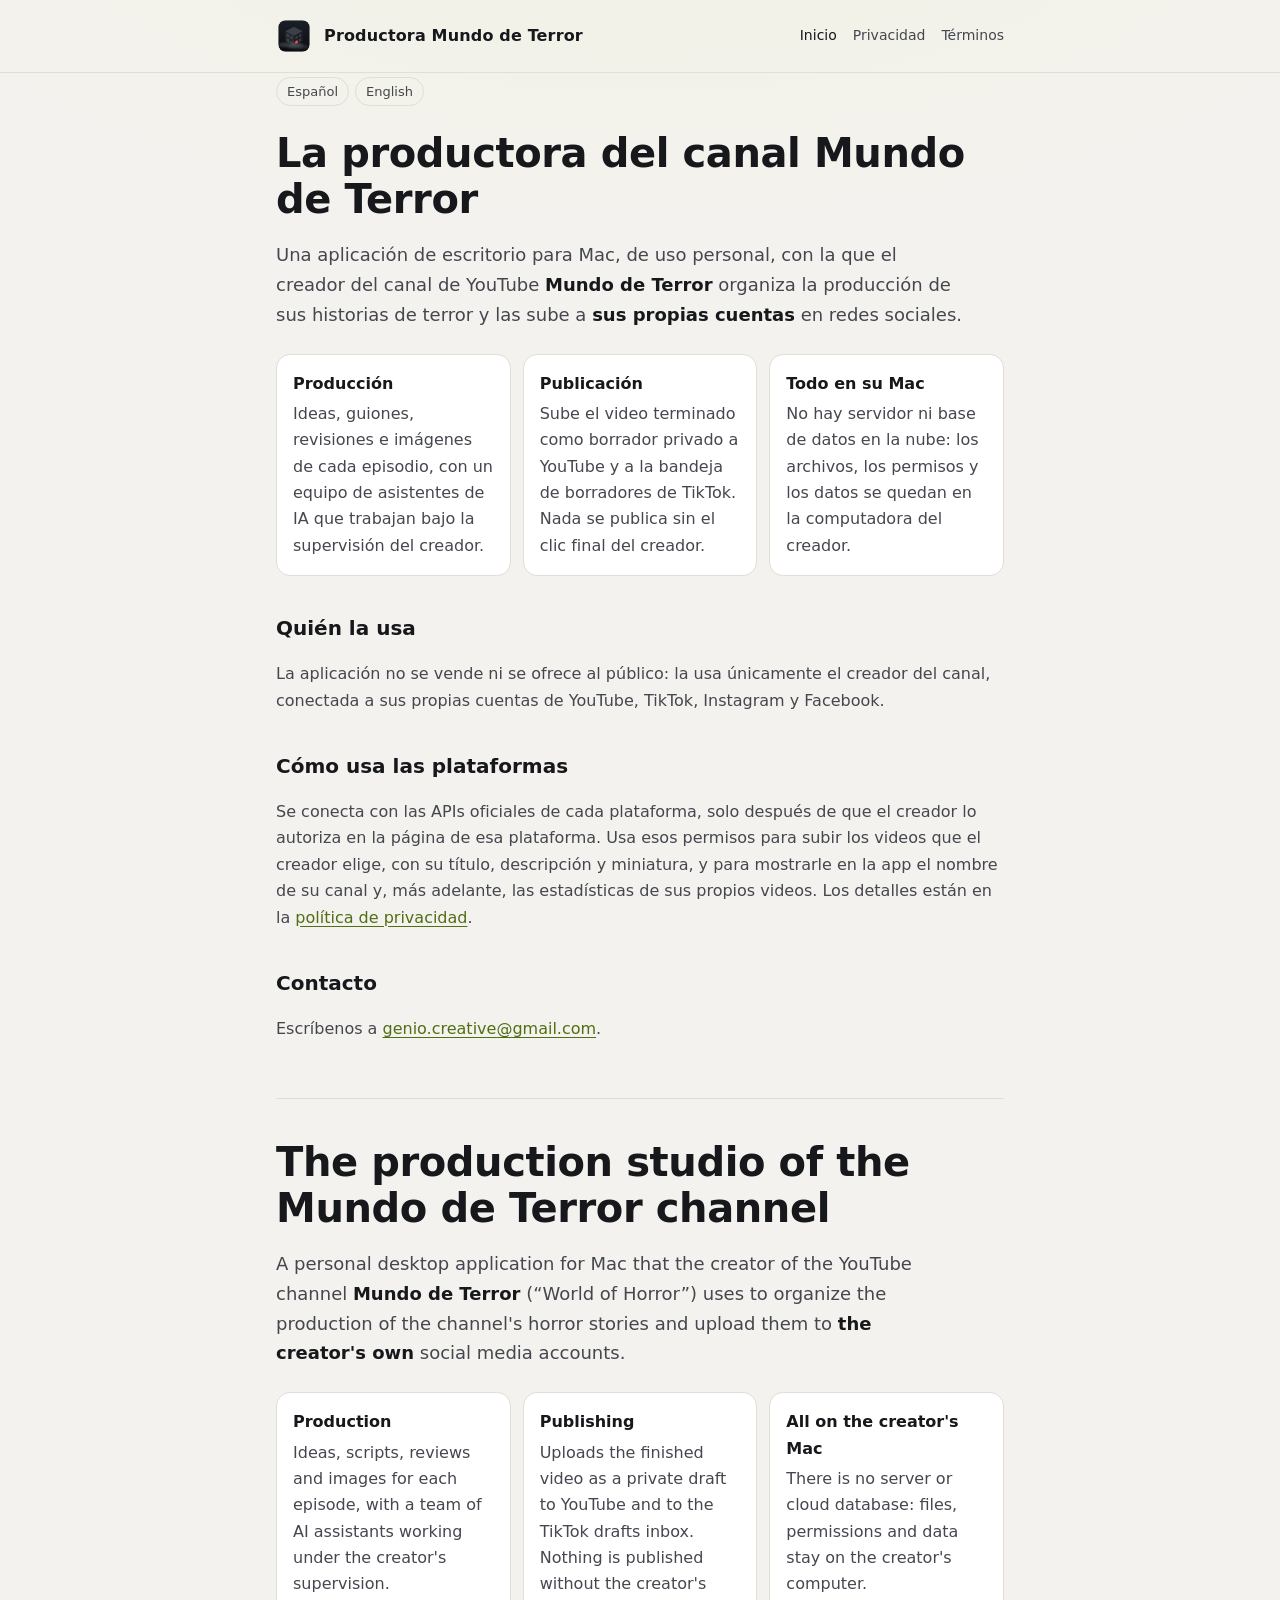
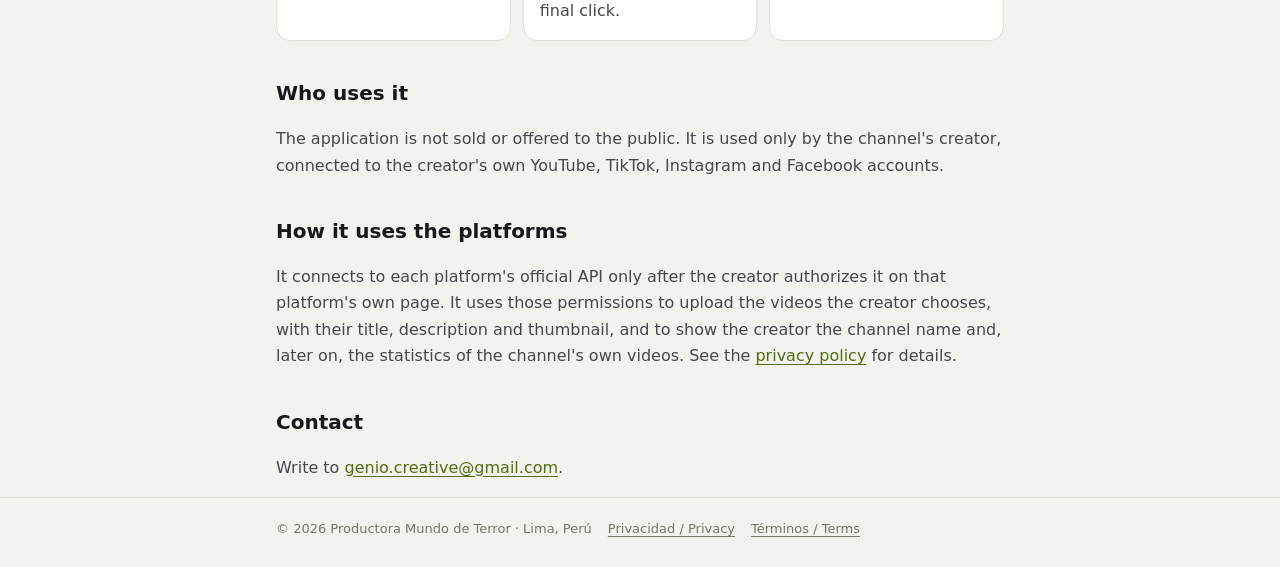
<file: index.html>
<!doctype html>
<html lang="es">
<head>
  <meta charset="utf-8">
  <meta name="viewport" content="width=device-width, initial-scale=1">
  <title>Productora Mundo de Terror</title>
  <meta name="description" content="Herramienta personal de escritorio con la que el creador del canal Mundo de Terror organiza la producción de sus videos y los sube como borrador a sus propias cuentas.">
  <link rel="icon" href="icono.svg" type="image/svg+xml">
  <link rel="stylesheet" href="estilos.css">
</head>
<body>
  <header>
    <div class="envoltura">
      <img src="icono.svg" alt="">
      <a class="marca" href="./">Productora Mundo de Terror</a>
      <nav>
        <a href="./" aria-current="page">Inicio</a>
        <a href="privacidad.html">Privacidad</a>
        <a href="terminos.html">Términos</a>
      </nav>
    </div>
  </header>

  <main class="envoltura">
    <div class="idiomas"><a href="#es">Español</a><a href="#en">English</a></div>

    <section id="es" lang="es">
      <h1>La productora del canal Mundo de Terror</h1>
      <p class="bajada">Una aplicación de escritorio para Mac, de uso personal, con la que el creador del canal de YouTube <strong>Mundo de Terror</strong> organiza la producción de sus historias de terror y las sube a <strong>sus propias cuentas</strong> en redes sociales.</p>

      <ul class="tarjetas">
        <li><strong>Producción</strong>Ideas, guiones, revisiones e imágenes de cada episodio, con un equipo de asistentes de IA que trabajan bajo la supervisión del creador.</li>
        <li><strong>Publicación</strong>Sube el video terminado como borrador privado a YouTube y a la bandeja de borradores de TikTok. Nada se publica sin el clic final del creador.</li>
        <li><strong>Todo en su Mac</strong>No hay servidor ni base de datos en la nube: los archivos, los permisos y los datos se quedan en la computadora del creador.</li>
      </ul>

      <h2>Quién la usa</h2>
      <p>La aplicación no se vende ni se ofrece al público: la usa únicamente el creador del canal, conectada a sus propias cuentas de YouTube, TikTok, Instagram y Facebook.</p>

      <h2>Cómo usa las plataformas</h2>
      <p>Se conecta con las APIs oficiales de cada plataforma, solo después de que el creador lo autoriza en la página de esa plataforma. Usa esos permisos para subir los videos que el creador elige, con su título, descripción y miniatura, y para mostrarle en la app el nombre de su canal y, más adelante, las estadísticas de sus propios videos. Los detalles están en la <a href="privacidad.html">política de privacidad</a>.</p>

      <h2>Contacto</h2>
      <p>Escríbenos a <a href="mailto:genio.creative@gmail.com">genio.creative@gmail.com</a>.</p>
    </section>

    <hr class="separador">

    <section id="en" lang="en">
      <h1>The production studio of the Mundo de Terror channel</h1>
      <p class="bajada">A personal desktop application for Mac that the creator of the YouTube channel <strong>Mundo de Terror</strong> (“World of Horror”) uses to organize the production of the channel's horror stories and upload them to <strong>the creator's own</strong> social media accounts.</p>

      <ul class="tarjetas">
        <li><strong>Production</strong>Ideas, scripts, reviews and images for each episode, with a team of AI assistants working under the creator's supervision.</li>
        <li><strong>Publishing</strong>Uploads the finished video as a private draft to YouTube and to the TikTok drafts inbox. Nothing is published without the creator's final click.</li>
        <li><strong>All on the creator's Mac</strong>There is no server or cloud database: files, permissions and data stay on the creator's computer.</li>
      </ul>

      <h2>Who uses it</h2>
      <p>The application is not sold or offered to the public. It is used only by the channel's creator, connected to the creator's own YouTube, TikTok, Instagram and Facebook accounts.</p>

      <h2>How it uses the platforms</h2>
      <p>It connects to each platform's official API only after the creator authorizes it on that platform's own page. It uses those permissions to upload the videos the creator chooses, with their title, description and thumbnail, and to show the creator the channel name and, later on, the statistics of the channel's own videos. See the <a href="privacidad.html#en">privacy policy</a> for details.</p>

      <h2>Contact</h2>
      <p>Write to <a href="mailto:genio.creative@gmail.com">genio.creative@gmail.com</a>.</p>
    </section>
  </main>

  <footer>
    <div class="envoltura">
      <span>© 2026 Productora Mundo de Terror · Lima, Perú</span>
      <a href="privacidad.html">Privacidad / Privacy</a>
      <a href="terminos.html">Términos / Terms</a>
    </div>
  </footer>
</body>
</html>
</file>
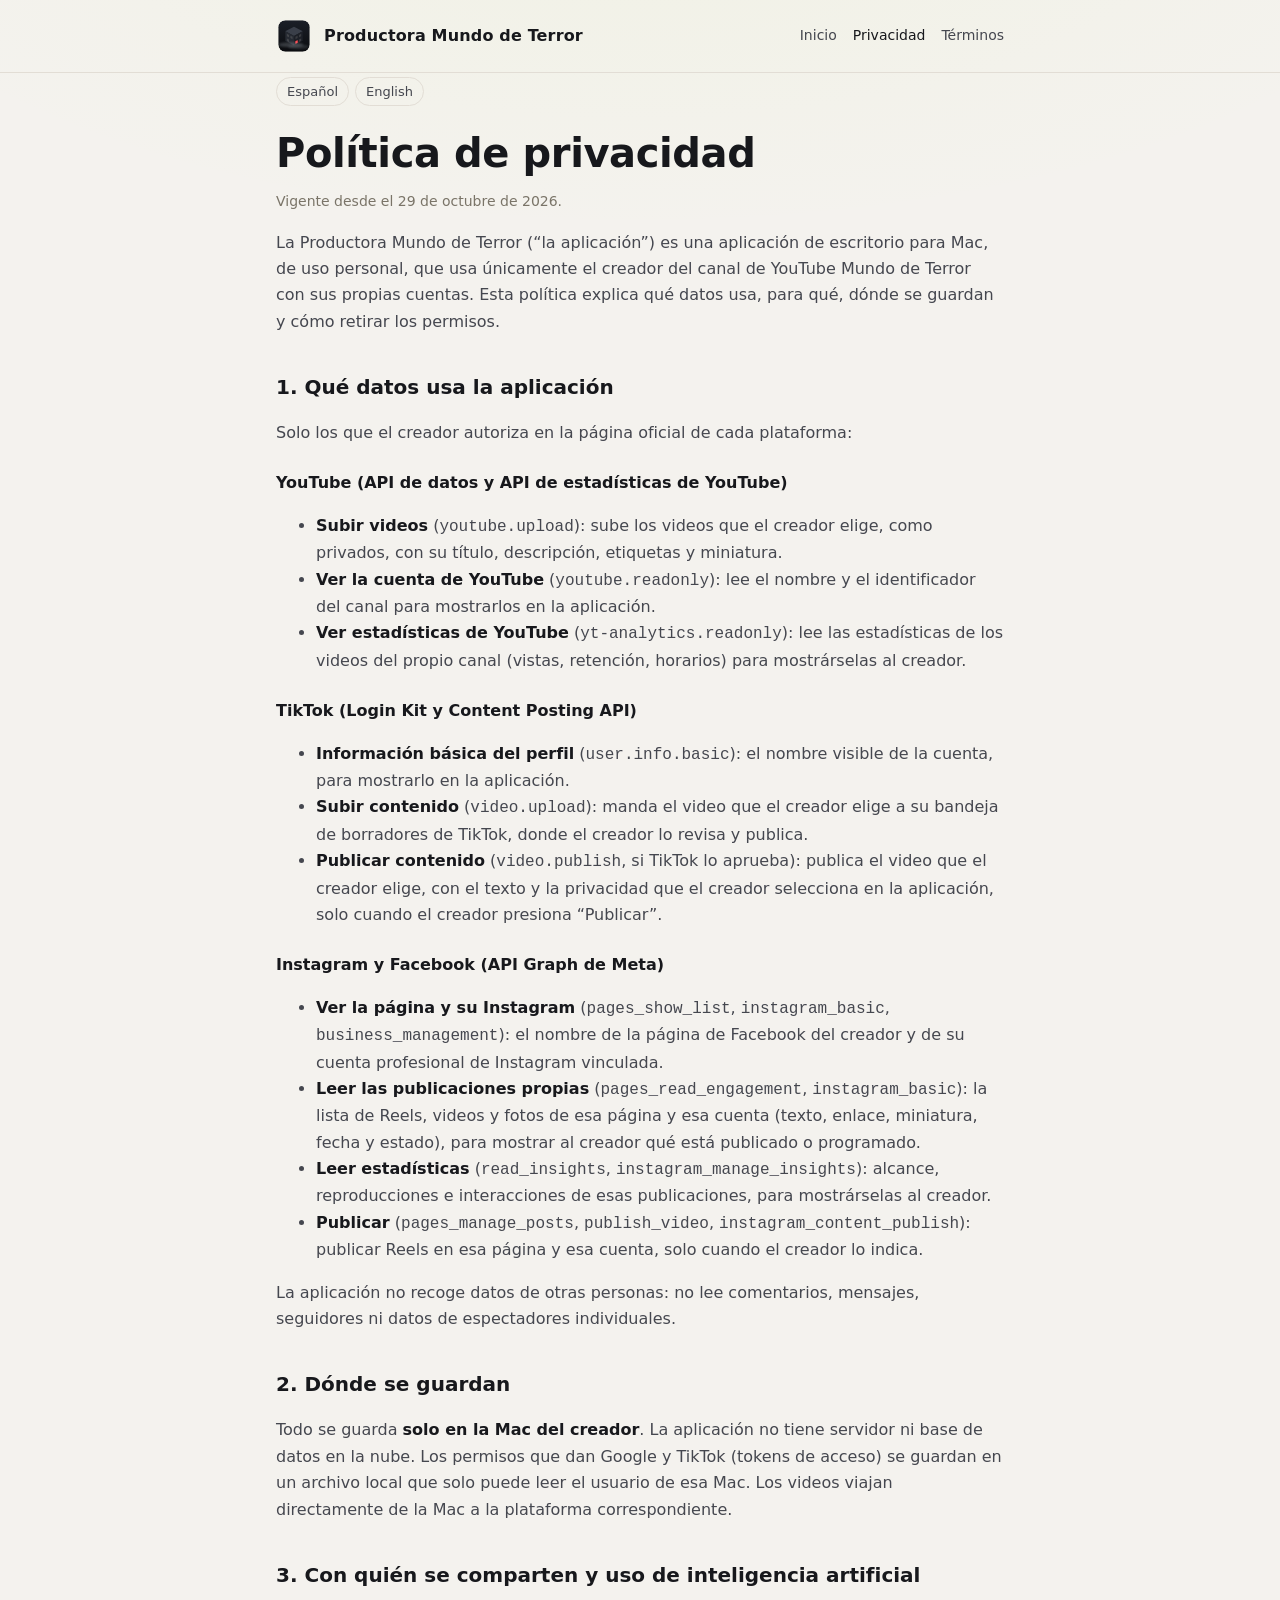
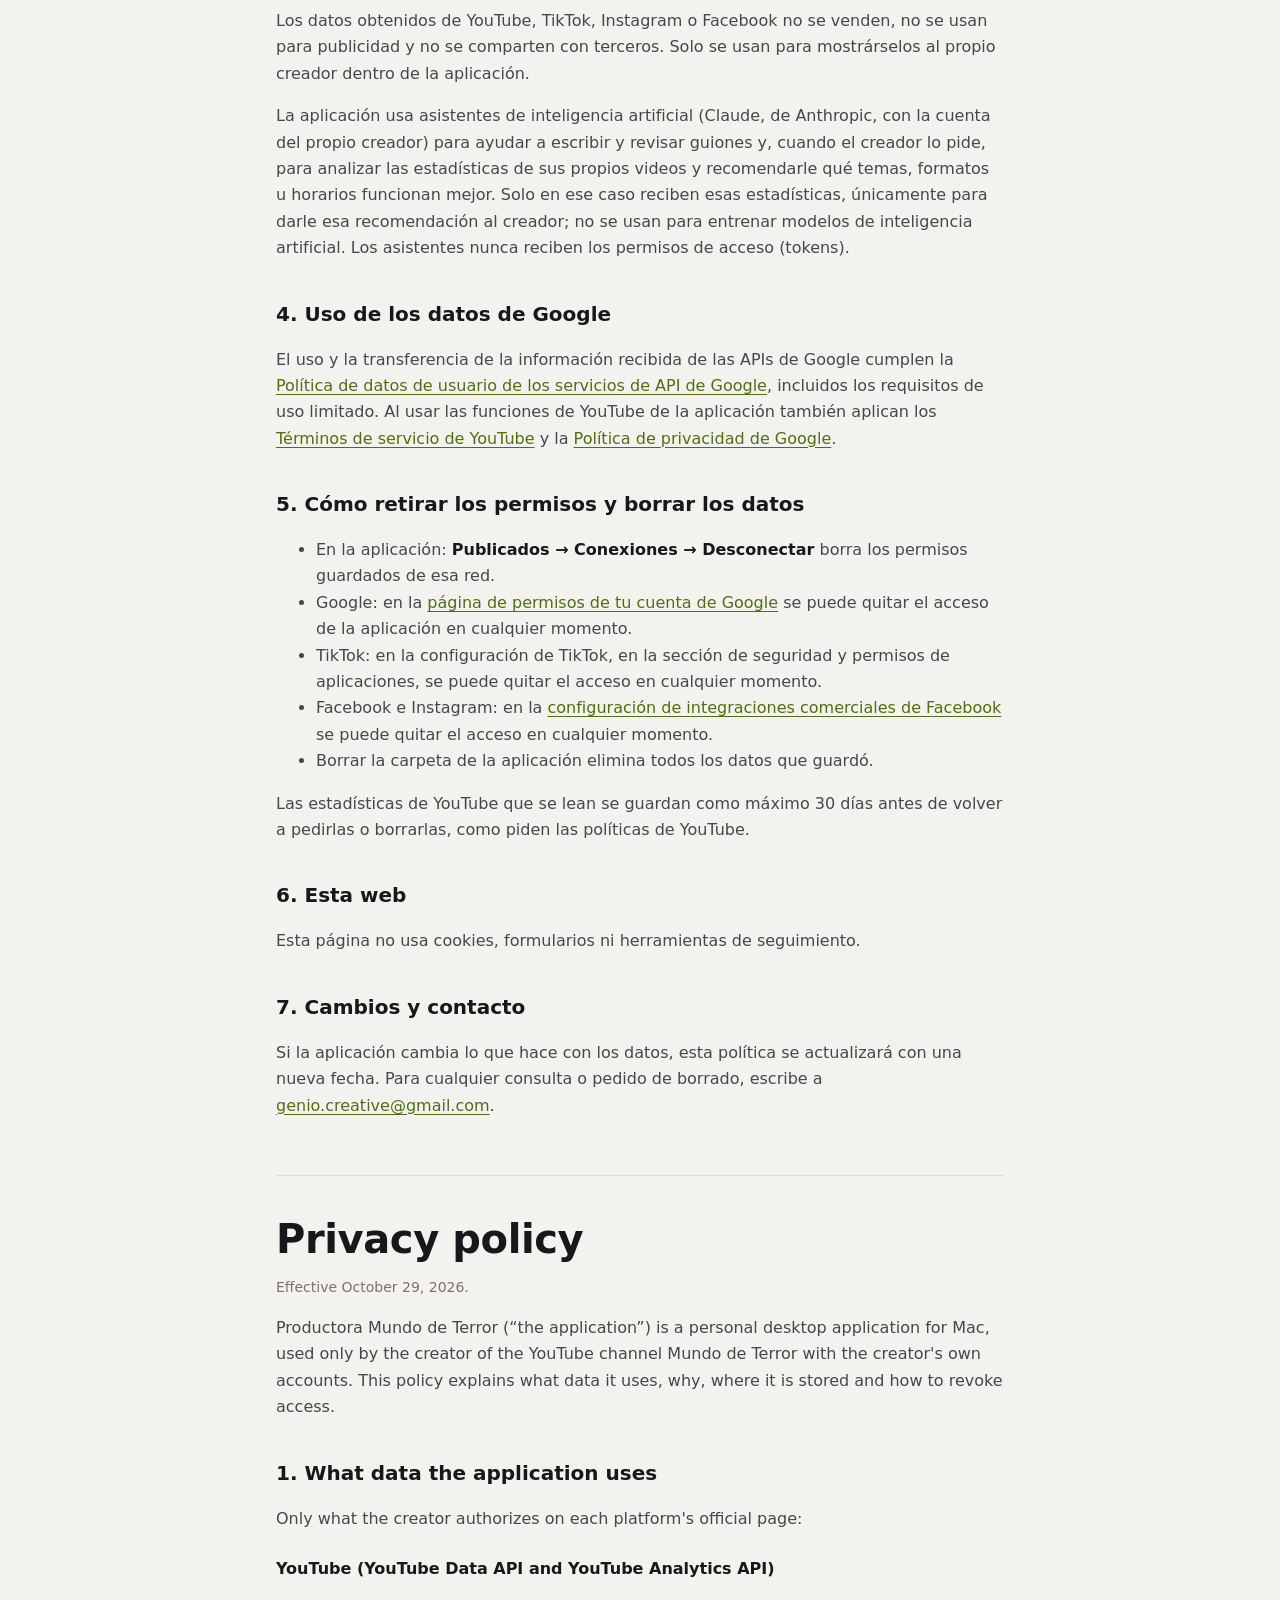
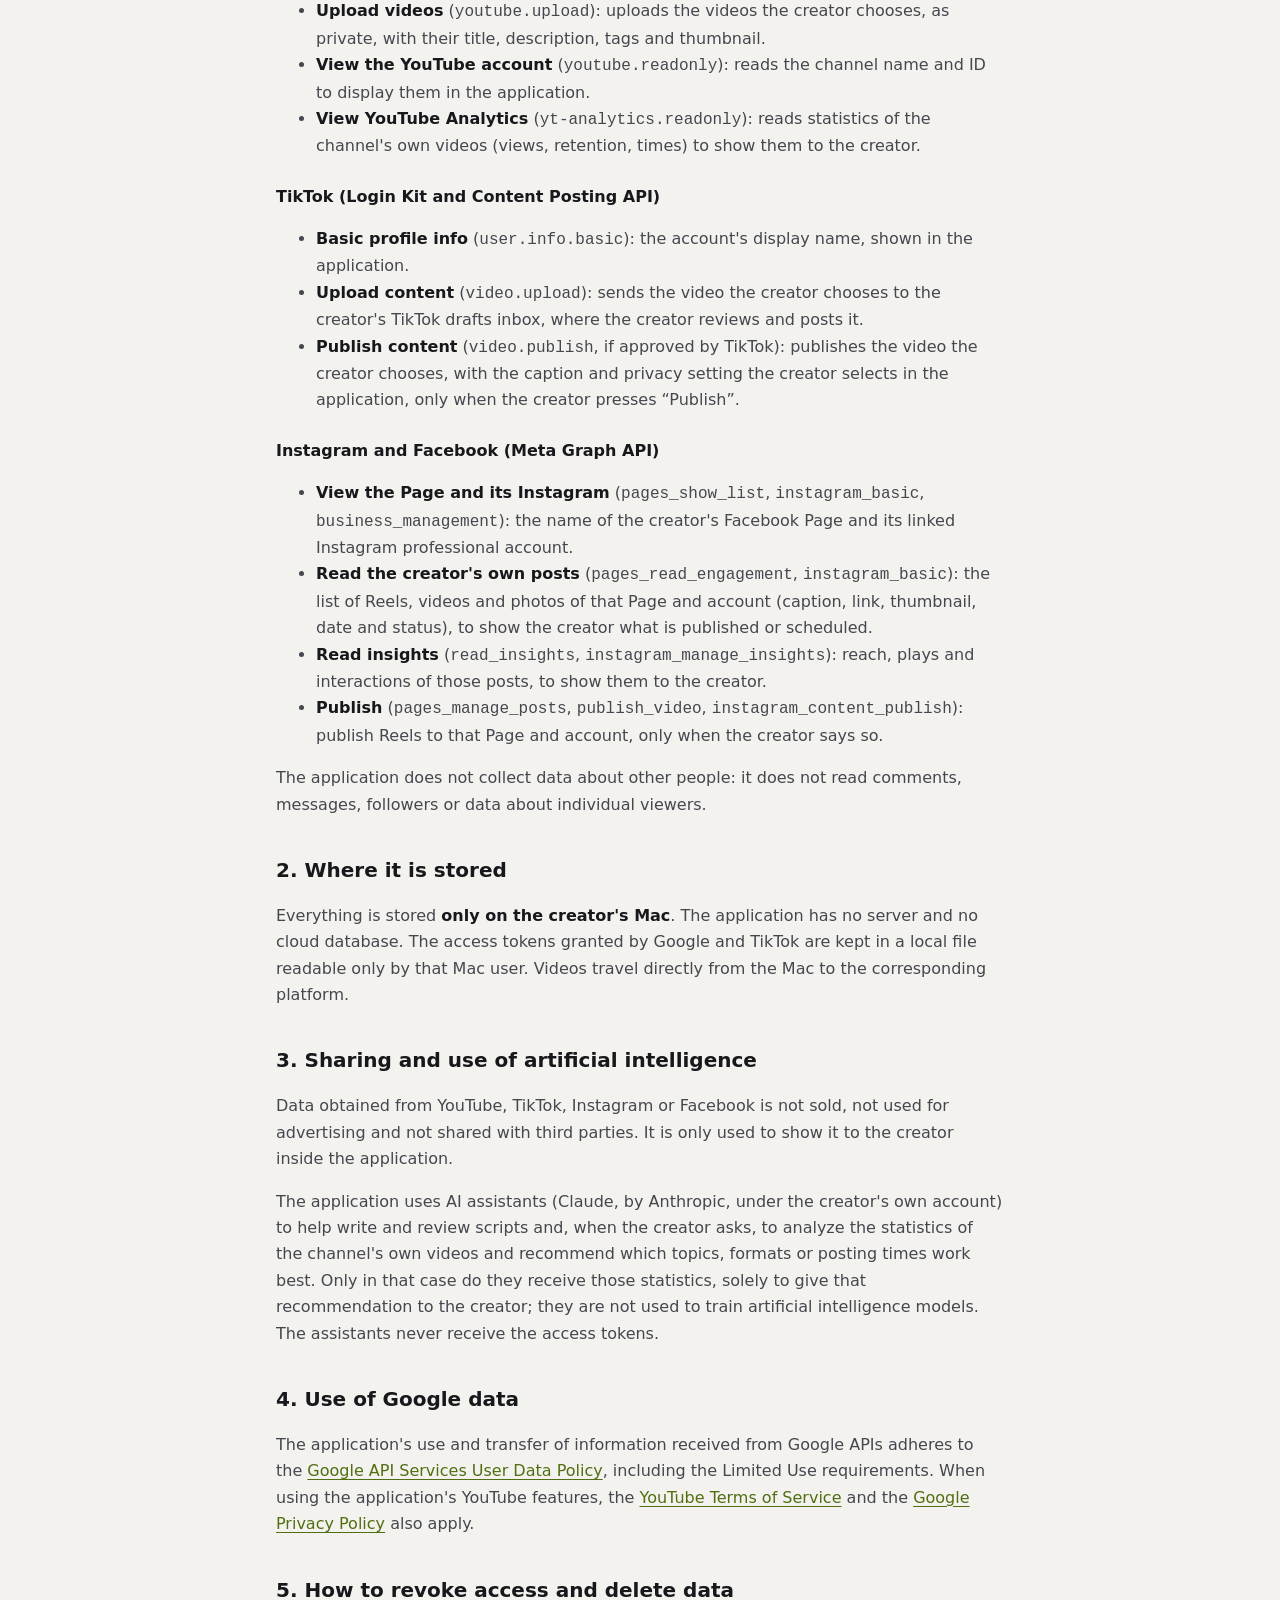
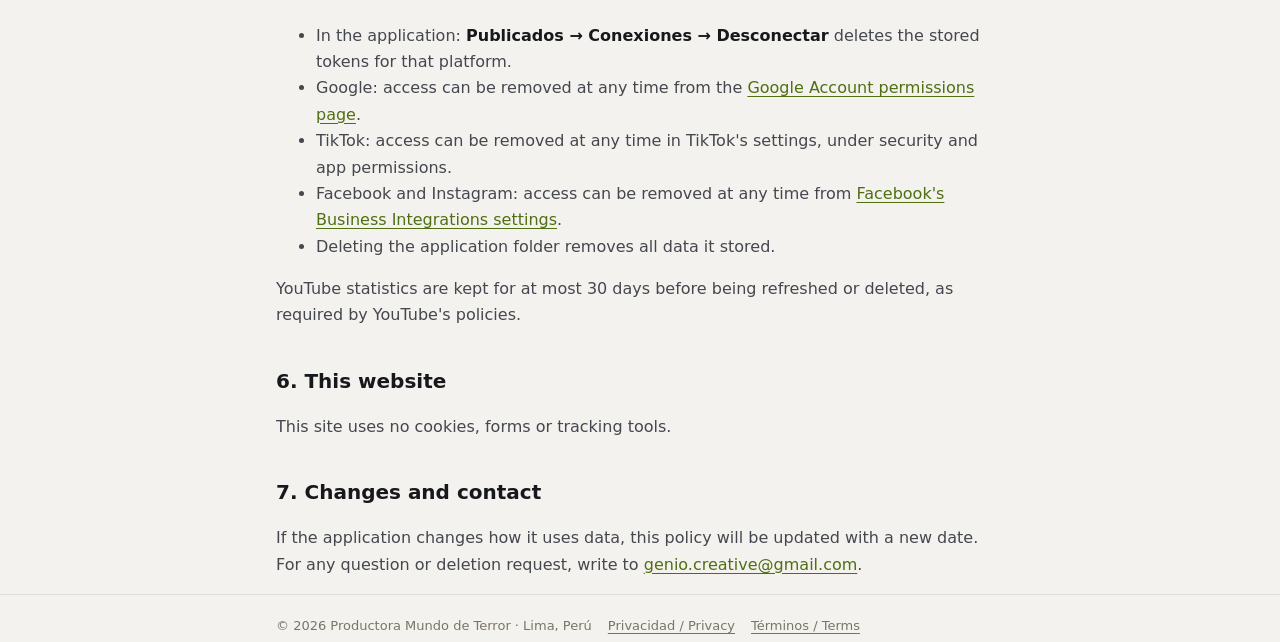
<file: privacidad.html>
<!doctype html>
<html lang="es">
<head>
  <meta charset="utf-8">
  <meta name="viewport" content="width=device-width, initial-scale=1">
  <title>Privacidad · Productora Mundo de Terror</title>
  <meta name="description" content="Política de privacidad de la Productora Mundo de Terror: qué datos usa, dónde se guardan y cómo retirar los permisos.">
  <link rel="icon" href="icono.svg" type="image/svg+xml">
  <link rel="stylesheet" href="estilos.css">
</head>
<body>
  <header>
    <div class="envoltura">
      <img src="icono.svg" alt="">
      <a class="marca" href="./">Productora Mundo de Terror</a>
      <nav>
        <a href="./">Inicio</a>
        <a href="privacidad.html" aria-current="page">Privacidad</a>
        <a href="terminos.html">Términos</a>
      </nav>
    </div>
  </header>

  <main class="envoltura">
    <div class="idiomas"><a href="#es">Español</a><a href="#en">English</a></div>

    <section id="es" lang="es">
      <h1>Política de privacidad</h1>
      <p class="vigencia">Vigente desde el 29 de octubre de 2026.</p>
      <p>La Productora Mundo de Terror (“la aplicación”) es una aplicación de escritorio para Mac, de uso personal, que usa únicamente el creador del canal de YouTube Mundo de Terror con sus propias cuentas. Esta política explica qué datos usa, para qué, dónde se guardan y cómo retirar los permisos.</p>

      <h2>1. Qué datos usa la aplicación</h2>
      <p>Solo los que el creador autoriza en la página oficial de cada plataforma:</p>
      <h3>YouTube (API de datos y API de estadísticas de YouTube)</h3>
      <ul>
        <li><strong>Subir videos</strong> (<code>youtube.upload</code>): sube los videos que el creador elige, como privados, con su título, descripción, etiquetas y miniatura.</li>
        <li><strong>Ver la cuenta de YouTube</strong> (<code>youtube.readonly</code>): lee el nombre y el identificador del canal para mostrarlos en la aplicación.</li>
        <li><strong>Ver estadísticas de YouTube</strong> (<code>yt-analytics.readonly</code>): lee las estadísticas de los videos del propio canal (vistas, retención, horarios) para mostrárselas al creador.</li>
      </ul>
      <h3>TikTok (Login Kit y Content Posting API)</h3>
      <ul>
        <li><strong>Información básica del perfil</strong> (<code>user.info.basic</code>): el nombre visible de la cuenta, para mostrarlo en la aplicación.</li>
        <li><strong>Subir contenido</strong> (<code>video.upload</code>): manda el video que el creador elige a su bandeja de borradores de TikTok, donde el creador lo revisa y publica.</li>
        <li><strong>Publicar contenido</strong> (<code>video.publish</code>, si TikTok lo aprueba): publica el video que el creador elige, con el texto y la privacidad que el creador selecciona en la aplicación, solo cuando el creador presiona “Publicar”.</li>
      </ul>
      <h3>Instagram y Facebook (API Graph de Meta)</h3>
      <ul>
        <li><strong>Ver la página y su Instagram</strong> (<code>pages_show_list</code>, <code>instagram_basic</code>, <code>business_management</code>): el nombre de la página de Facebook del creador y de su cuenta profesional de Instagram vinculada.</li>
        <li><strong>Leer las publicaciones propias</strong> (<code>pages_read_engagement</code>, <code>instagram_basic</code>): la lista de Reels, videos y fotos de esa página y esa cuenta (texto, enlace, miniatura, fecha y estado), para mostrar al creador qué está publicado o programado.</li>
        <li><strong>Leer estadísticas</strong> (<code>read_insights</code>, <code>instagram_manage_insights</code>): alcance, reproducciones e interacciones de esas publicaciones, para mostrárselas al creador.</li>
        <li><strong>Publicar</strong> (<code>pages_manage_posts</code>, <code>publish_video</code>, <code>instagram_content_publish</code>): publicar Reels en esa página y esa cuenta, solo cuando el creador lo indica.</li>
      </ul>
      <p>La aplicación no recoge datos de otras personas: no lee comentarios, mensajes, seguidores ni datos de espectadores individuales.</p>

      <h2>2. Dónde se guardan</h2>
      <p>Todo se guarda <strong>solo en la Mac del creador</strong>. La aplicación no tiene servidor ni base de datos en la nube. Los permisos que dan Google y TikTok (tokens de acceso) se guardan en un archivo local que solo puede leer el usuario de esa Mac. Los videos viajan directamente de la Mac a la plataforma correspondiente.</p>

      <h2>3. Con quién se comparten y uso de inteligencia artificial</h2>
      <p>Los datos obtenidos de YouTube, TikTok, Instagram o Facebook no se venden, no se usan para publicidad y no se comparten con terceros. Solo se usan para mostrárselos al propio creador dentro de la aplicación.</p>
      <p>La aplicación usa asistentes de inteligencia artificial (Claude, de Anthropic, con la cuenta del propio creador) para ayudar a escribir y revisar guiones y, cuando el creador lo pide, para analizar las estadísticas de sus propios videos y recomendarle qué temas, formatos u horarios funcionan mejor. Solo en ese caso reciben esas estadísticas, únicamente para darle esa recomendación al creador; no se usan para entrenar modelos de inteligencia artificial. Los asistentes nunca reciben los permisos de acceso (tokens).</p>

      <h2>4. Uso de los datos de Google</h2>
      <p>El uso y la transferencia de la información recibida de las APIs de Google cumplen la <a href="https://developers.google.com/terms/api-services-user-data-policy">Política de datos de usuario de los servicios de API de Google</a>, incluidos los requisitos de uso limitado. Al usar las funciones de YouTube de la aplicación también aplican los <a href="https://www.youtube.com/t/terms">Términos de servicio de YouTube</a> y la <a href="https://policies.google.com/privacy">Política de privacidad de Google</a>.</p>

      <h2 id="borrar">5. Cómo retirar los permisos y borrar los datos</h2>
      <ul>
        <li>En la aplicación: <strong>Publicados → Conexiones → Desconectar</strong> borra los permisos guardados de esa red.</li>
        <li>Google: en la <a href="https://myaccount.google.com/permissions">página de permisos de tu cuenta de Google</a> se puede quitar el acceso de la aplicación en cualquier momento.</li>
        <li>TikTok: en la configuración de TikTok, en la sección de seguridad y permisos de aplicaciones, se puede quitar el acceso en cualquier momento.</li>
        <li>Facebook e Instagram: en la <a href="https://www.facebook.com/settings?tab=business_tools">configuración de integraciones comerciales de Facebook</a> se puede quitar el acceso en cualquier momento.</li>
        <li>Borrar la carpeta de la aplicación elimina todos los datos que guardó.</li>
      </ul>
      <p>Las estadísticas de YouTube que se lean se guardan como máximo 30 días antes de volver a pedirlas o borrarlas, como piden las políticas de YouTube.</p>

      <h2>6. Esta web</h2>
      <p>Esta página no usa cookies, formularios ni herramientas de seguimiento.</p>

      <h2>7. Cambios y contacto</h2>
      <p>Si la aplicación cambia lo que hace con los datos, esta política se actualizará con una nueva fecha. Para cualquier consulta o pedido de borrado, escribe a <a href="mailto:genio.creative@gmail.com">genio.creative@gmail.com</a>.</p>
    </section>

    <hr class="separador">

    <section id="en" lang="en">
      <h1>Privacy policy</h1>
      <p class="vigencia">Effective October 29, 2026.</p>
      <p>Productora Mundo de Terror (“the application”) is a personal desktop application for Mac, used only by the creator of the YouTube channel Mundo de Terror with the creator's own accounts. This policy explains what data it uses, why, where it is stored and how to revoke access.</p>

      <h2>1. What data the application uses</h2>
      <p>Only what the creator authorizes on each platform's official page:</p>
      <h3>YouTube (YouTube Data API and YouTube Analytics API)</h3>
      <ul>
        <li><strong>Upload videos</strong> (<code>youtube.upload</code>): uploads the videos the creator chooses, as private, with their title, description, tags and thumbnail.</li>
        <li><strong>View the YouTube account</strong> (<code>youtube.readonly</code>): reads the channel name and ID to display them in the application.</li>
        <li><strong>View YouTube Analytics</strong> (<code>yt-analytics.readonly</code>): reads statistics of the channel's own videos (views, retention, times) to show them to the creator.</li>
      </ul>
      <h3>TikTok (Login Kit and Content Posting API)</h3>
      <ul>
        <li><strong>Basic profile info</strong> (<code>user.info.basic</code>): the account's display name, shown in the application.</li>
        <li><strong>Upload content</strong> (<code>video.upload</code>): sends the video the creator chooses to the creator's TikTok drafts inbox, where the creator reviews and posts it.</li>
        <li><strong>Publish content</strong> (<code>video.publish</code>, if approved by TikTok): publishes the video the creator chooses, with the caption and privacy setting the creator selects in the application, only when the creator presses “Publish”.</li>
      </ul>
      <h3>Instagram and Facebook (Meta Graph API)</h3>
      <ul>
        <li><strong>View the Page and its Instagram</strong> (<code>pages_show_list</code>, <code>instagram_basic</code>, <code>business_management</code>): the name of the creator's Facebook Page and its linked Instagram professional account.</li>
        <li><strong>Read the creator's own posts</strong> (<code>pages_read_engagement</code>, <code>instagram_basic</code>): the list of Reels, videos and photos of that Page and account (caption, link, thumbnail, date and status), to show the creator what is published or scheduled.</li>
        <li><strong>Read insights</strong> (<code>read_insights</code>, <code>instagram_manage_insights</code>): reach, plays and interactions of those posts, to show them to the creator.</li>
        <li><strong>Publish</strong> (<code>pages_manage_posts</code>, <code>publish_video</code>, <code>instagram_content_publish</code>): publish Reels to that Page and account, only when the creator says so.</li>
      </ul>
      <p>The application does not collect data about other people: it does not read comments, messages, followers or data about individual viewers.</p>

      <h2>2. Where it is stored</h2>
      <p>Everything is stored <strong>only on the creator's Mac</strong>. The application has no server and no cloud database. The access tokens granted by Google and TikTok are kept in a local file readable only by that Mac user. Videos travel directly from the Mac to the corresponding platform.</p>

      <h2>3. Sharing and use of artificial intelligence</h2>
      <p>Data obtained from YouTube, TikTok, Instagram or Facebook is not sold, not used for advertising and not shared with third parties. It is only used to show it to the creator inside the application.</p>
      <p>The application uses AI assistants (Claude, by Anthropic, under the creator's own account) to help write and review scripts and, when the creator asks, to analyze the statistics of the channel's own videos and recommend which topics, formats or posting times work best. Only in that case do they receive those statistics, solely to give that recommendation to the creator; they are not used to train artificial intelligence models. The assistants never receive the access tokens.</p>

      <h2>4. Use of Google data</h2>
      <p>The application's use and transfer of information received from Google APIs adheres to the <a href="https://developers.google.com/terms/api-services-user-data-policy">Google API Services User Data Policy</a>, including the Limited Use requirements. When using the application's YouTube features, the <a href="https://www.youtube.com/t/terms">YouTube Terms of Service</a> and the <a href="https://policies.google.com/privacy">Google Privacy Policy</a> also apply.</p>

      <h2 id="delete">5. How to revoke access and delete data</h2>
      <ul>
        <li>In the application: <strong>Publicados → Conexiones → Desconectar</strong> deletes the stored tokens for that platform.</li>
        <li>Google: access can be removed at any time from the <a href="https://myaccount.google.com/permissions">Google Account permissions page</a>.</li>
        <li>TikTok: access can be removed at any time in TikTok's settings, under security and app permissions.</li>
        <li>Facebook and Instagram: access can be removed at any time from <a href="https://www.facebook.com/settings?tab=business_tools">Facebook's Business Integrations settings</a>.</li>
        <li>Deleting the application folder removes all data it stored.</li>
      </ul>
      <p>YouTube statistics are kept for at most 30 days before being refreshed or deleted, as required by YouTube's policies.</p>

      <h2>6. This website</h2>
      <p>This site uses no cookies, forms or tracking tools.</p>

      <h2>7. Changes and contact</h2>
      <p>If the application changes how it uses data, this policy will be updated with a new date. For any question or deletion request, write to <a href="mailto:genio.creative@gmail.com">genio.creative@gmail.com</a>.</p>
    </section>
  </main>

  <footer>
    <div class="envoltura">
      <span>© 2026 Productora Mundo de Terror · Lima, Perú</span>
      <a href="privacidad.html">Privacidad / Privacy</a>
      <a href="terminos.html">Términos / Terms</a>
    </div>
  </footer>
</body>
</html>
</file>
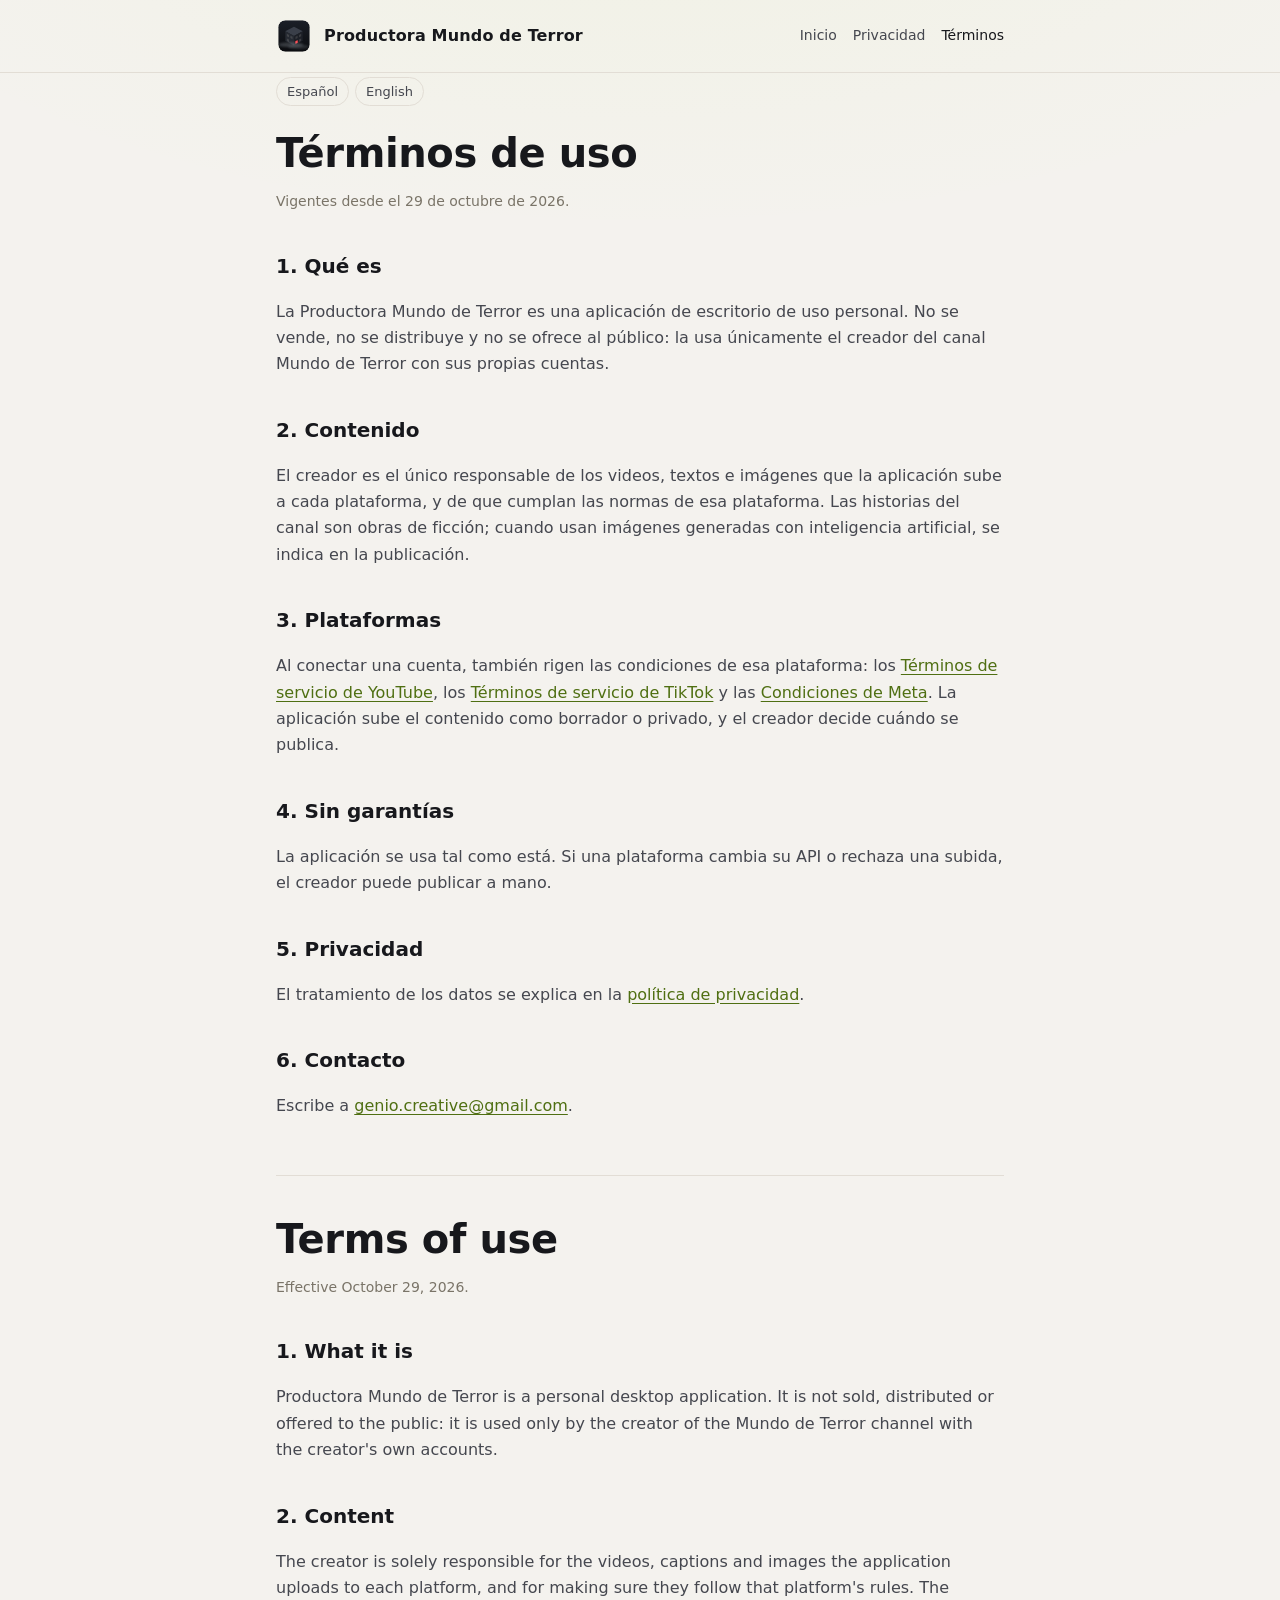
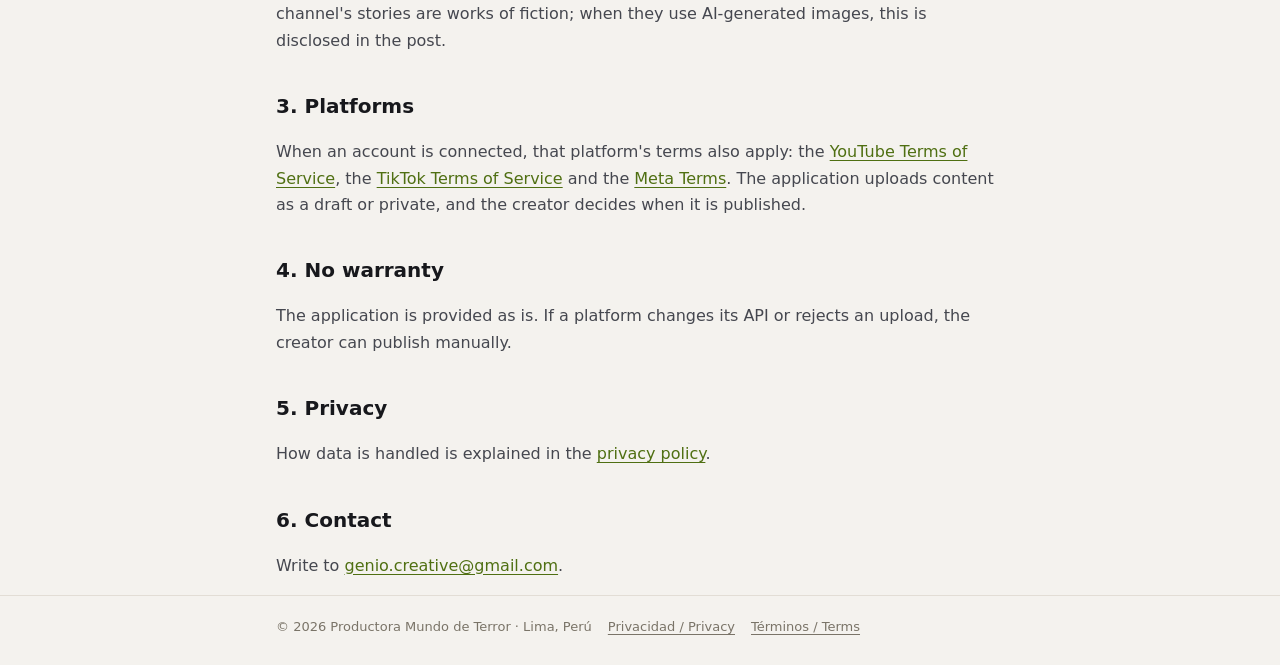
<file: terminos.html>
<!doctype html>
<html lang="es">
<head>
  <meta charset="utf-8">
  <meta name="viewport" content="width=device-width, initial-scale=1">
  <title>Términos · Productora Mundo de Terror</title>
  <meta name="description" content="Términos de uso de la Productora Mundo de Terror, la herramienta personal del creador del canal Mundo de Terror.">
  <link rel="icon" href="icono.svg" type="image/svg+xml">
  <link rel="stylesheet" href="estilos.css">
</head>
<body>
  <header>
    <div class="envoltura">
      <img src="icono.svg" alt="">
      <a class="marca" href="./">Productora Mundo de Terror</a>
      <nav>
        <a href="./">Inicio</a>
        <a href="privacidad.html">Privacidad</a>
        <a href="terminos.html" aria-current="page">Términos</a>
      </nav>
    </div>
  </header>

  <main class="envoltura">
    <div class="idiomas"><a href="#es">Español</a><a href="#en">English</a></div>

    <section id="es" lang="es">
      <h1>Términos de uso</h1>
      <p class="vigencia">Vigentes desde el 29 de octubre de 2026.</p>

      <h2>1. Qué es</h2>
      <p>La Productora Mundo de Terror es una aplicación de escritorio de uso personal. No se vende, no se distribuye y no se ofrece al público: la usa únicamente el creador del canal Mundo de Terror con sus propias cuentas.</p>

      <h2>2. Contenido</h2>
      <p>El creador es el único responsable de los videos, textos e imágenes que la aplicación sube a cada plataforma, y de que cumplan las normas de esa plataforma. Las historias del canal son obras de ficción; cuando usan imágenes generadas con inteligencia artificial, se indica en la publicación.</p>

      <h2>3. Plataformas</h2>
      <p>Al conectar una cuenta, también rigen las condiciones de esa plataforma: los <a href="https://www.youtube.com/t/terms">Términos de servicio de YouTube</a>, los <a href="https://www.tiktok.com/legal/terms-of-service">Términos de servicio de TikTok</a> y las <a href="https://www.facebook.com/terms">Condiciones de Meta</a>. La aplicación sube el contenido como borrador o privado, y el creador decide cuándo se publica.</p>

      <h2>4. Sin garantías</h2>
      <p>La aplicación se usa tal como está. Si una plataforma cambia su API o rechaza una subida, el creador puede publicar a mano.</p>

      <h2>5. Privacidad</h2>
      <p>El tratamiento de los datos se explica en la <a href="privacidad.html">política de privacidad</a>.</p>

      <h2>6. Contacto</h2>
      <p>Escribe a <a href="mailto:genio.creative@gmail.com">genio.creative@gmail.com</a>.</p>
    </section>

    <hr class="separador">

    <section id="en" lang="en">
      <h1>Terms of use</h1>
      <p class="vigencia">Effective October 29, 2026.</p>

      <h2>1. What it is</h2>
      <p>Productora Mundo de Terror is a personal desktop application. It is not sold, distributed or offered to the public: it is used only by the creator of the Mundo de Terror channel with the creator's own accounts.</p>

      <h2>2. Content</h2>
      <p>The creator is solely responsible for the videos, captions and images the application uploads to each platform, and for making sure they follow that platform's rules. The channel's stories are works of fiction; when they use AI-generated images, this is disclosed in the post.</p>

      <h2>3. Platforms</h2>
      <p>When an account is connected, that platform's terms also apply: the <a href="https://www.youtube.com/t/terms">YouTube Terms of Service</a>, the <a href="https://www.tiktok.com/legal/terms-of-service">TikTok Terms of Service</a> and the <a href="https://www.facebook.com/terms">Meta Terms</a>. The application uploads content as a draft or private, and the creator decides when it is published.</p>

      <h2>4. No warranty</h2>
      <p>The application is provided as is. If a platform changes its API or rejects an upload, the creator can publish manually.</p>

      <h2>5. Privacy</h2>
      <p>How data is handled is explained in the <a href="privacidad.html#en">privacy policy</a>.</p>

      <h2>6. Contact</h2>
      <p>Write to <a href="mailto:genio.creative@gmail.com">genio.creative@gmail.com</a>.</p>
    </section>
  </main>

  <footer>
    <div class="envoltura">
      <span>© 2026 Productora Mundo de Terror · Lima, Perú</span>
      <a href="privacidad.html">Privacidad / Privacy</a>
      <a href="terminos.html">Términos / Terms</a>
    </div>
  </footer>
</body>
</html>
</file>
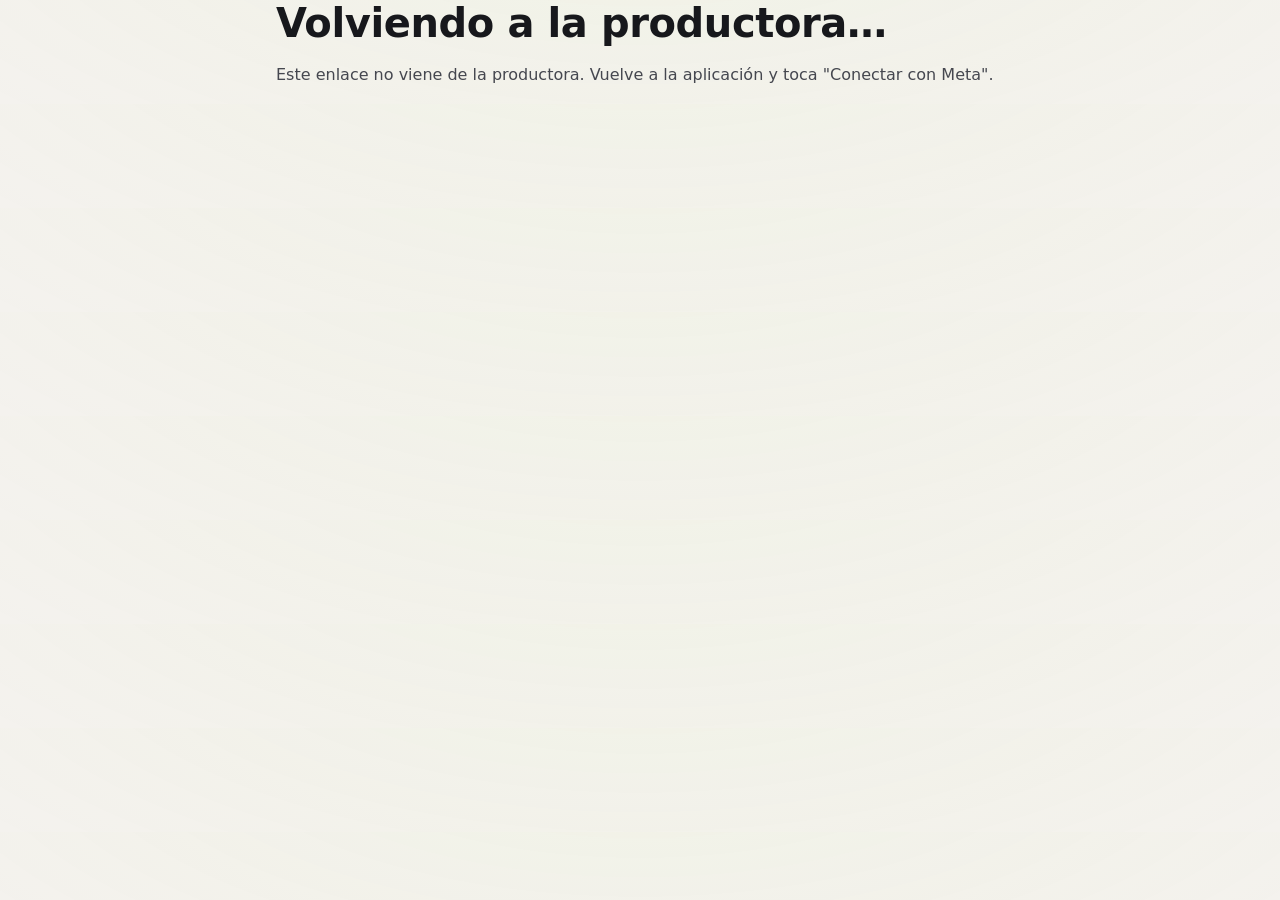
<file: oauth/meta.html>
<!doctype html>
<html lang="es">
<head>
  <meta charset="utf-8">
  <meta name="viewport" content="width=device-width, initial-scale=1">
  <meta name="robots" content="noindex">
  <title>Conectando · Productora Mundo de Terror</title>
  <link rel="stylesheet" href="../estilos.css">
</head>
<body>
  <main class="envoltura">
    <h1>Volviendo a la productora…</h1>
    <p id="mensaje">Meta te devolvió aquí. Te llevo de vuelta a la aplicación en tu Mac.</p>
  </main>
  <script>
    // Meta solo acepta volver a una dirección https fija. Esta página reenvía la respuesta a la productora,
    // que corre en esta misma computadora (127.0.0.1); el puerto viaja dentro de "state" ("p<puerto>-<azar>").
    const q = new URLSearchParams(location.search);
    const puerto = (q.get('state') || '').match(/^p(\d{2,5})-[0-9a-f]{32}$/);
    if (puerto) location.replace(`http://127.0.0.1:${puerto[1]}/oauth/meta/${location.search}`);
    else document.getElementById('mensaje').textContent = 'Este enlace no viene de la productora. Vuelve a la aplicación y toca "Conectar con Meta".';
  </script>
</body>
</html>
</file>
<file: estilos.css>
:root {
  --fondo: #0d0e11;
  --superficie: #15171c;
  --borde: #262a33;
  --tinta: #ece5d8;
  --tinta-2: #b9b2a6;
  --tenue: #80796f;
  --lima: #c6ef6a;
  --texto: -apple-system, "SF Pro Text", "Inter", system-ui, sans-serif;
}
@media (prefers-color-scheme: light) {
  :root { --fondo: #f4f2ee; --superficie: #ffffff; --borde: #e2ddd5; --tinta: #17181c; --tinta-2: #45474f; --tenue: #7a7468; --lima: #4f6f12; }
}
* { box-sizing: border-box; }
html { scroll-behavior: smooth; }
body {
  margin: 0; background: var(--fondo); color: var(--tinta);
  font: 16px/1.65 var(--texto); -webkit-font-smoothing: antialiased;
  background-image: radial-gradient(1200px 500px at 50% -120px, rgba(198, 239, 106, .07), transparent 70%);
}
a { color: var(--lima); text-underline-offset: 3px; }
.envoltura { max-width: 760px; margin: 0 auto; padding: 0 16px; }
header { border-bottom: 1px solid var(--borde); }
header .envoltura { display: flex; align-items: center; gap: 12px; padding-top: 18px; padding-bottom: 18px; flex-wrap: wrap; }
header img { width: 36px; height: 36px; }
header .marca { font-weight: 650; letter-spacing: .01em; color: var(--tinta); text-decoration: none; margin-right: auto; }
header nav { display: flex; gap: 16px; font-size: 14px; flex-wrap: wrap; }
header nav a { color: var(--tinta-2); text-decoration: none; }
header nav a:hover, header nav a[aria-current] { color: var(--tinta); }
main { padding: 40px 0 64px; }
h1 { font-size: clamp(28px, 5vw, 40px); line-height: 1.15; margin: 0 0 12px; letter-spacing: -.01em; }
h2 { font-size: 20px; margin: 36px 0 8px; }
h3 { font-size: 16px; margin: 24px 0 4px; }
p, li { color: var(--tinta-2); }
strong { color: var(--tinta); }
.bajada { font-size: 18px; max-width: 60ch; }
.vigencia { font-size: 14px; color: var(--tenue); }
.idiomas { display: inline-flex; gap: 6px; margin: 4px 0 24px; font-size: 13px; }
.idiomas a { padding: 3px 10px; border: 1px solid var(--borde); border-radius: 999px; text-decoration: none; color: var(--tinta-2); }
.tarjetas { display: grid; grid-template-columns: repeat(auto-fit, minmax(200px, 1fr)); gap: 12px; margin: 24px 0; padding: 0; list-style: none; }
.tarjetas li { background: var(--superficie); border: 1px solid var(--borde); border-radius: 14px; padding: 16px; }
.tarjetas strong { display: block; margin-bottom: 4px; }
.separador { border: 0; border-top: 1px solid var(--borde); margin: 56px 0 40px; }
footer { border-top: 1px solid var(--borde); font-size: 13px; color: var(--tenue); }
footer .envoltura { padding-top: 20px; padding-bottom: 28px; display: flex; gap: 16px; flex-wrap: wrap; }
footer a { color: var(--tenue); }
</file>
